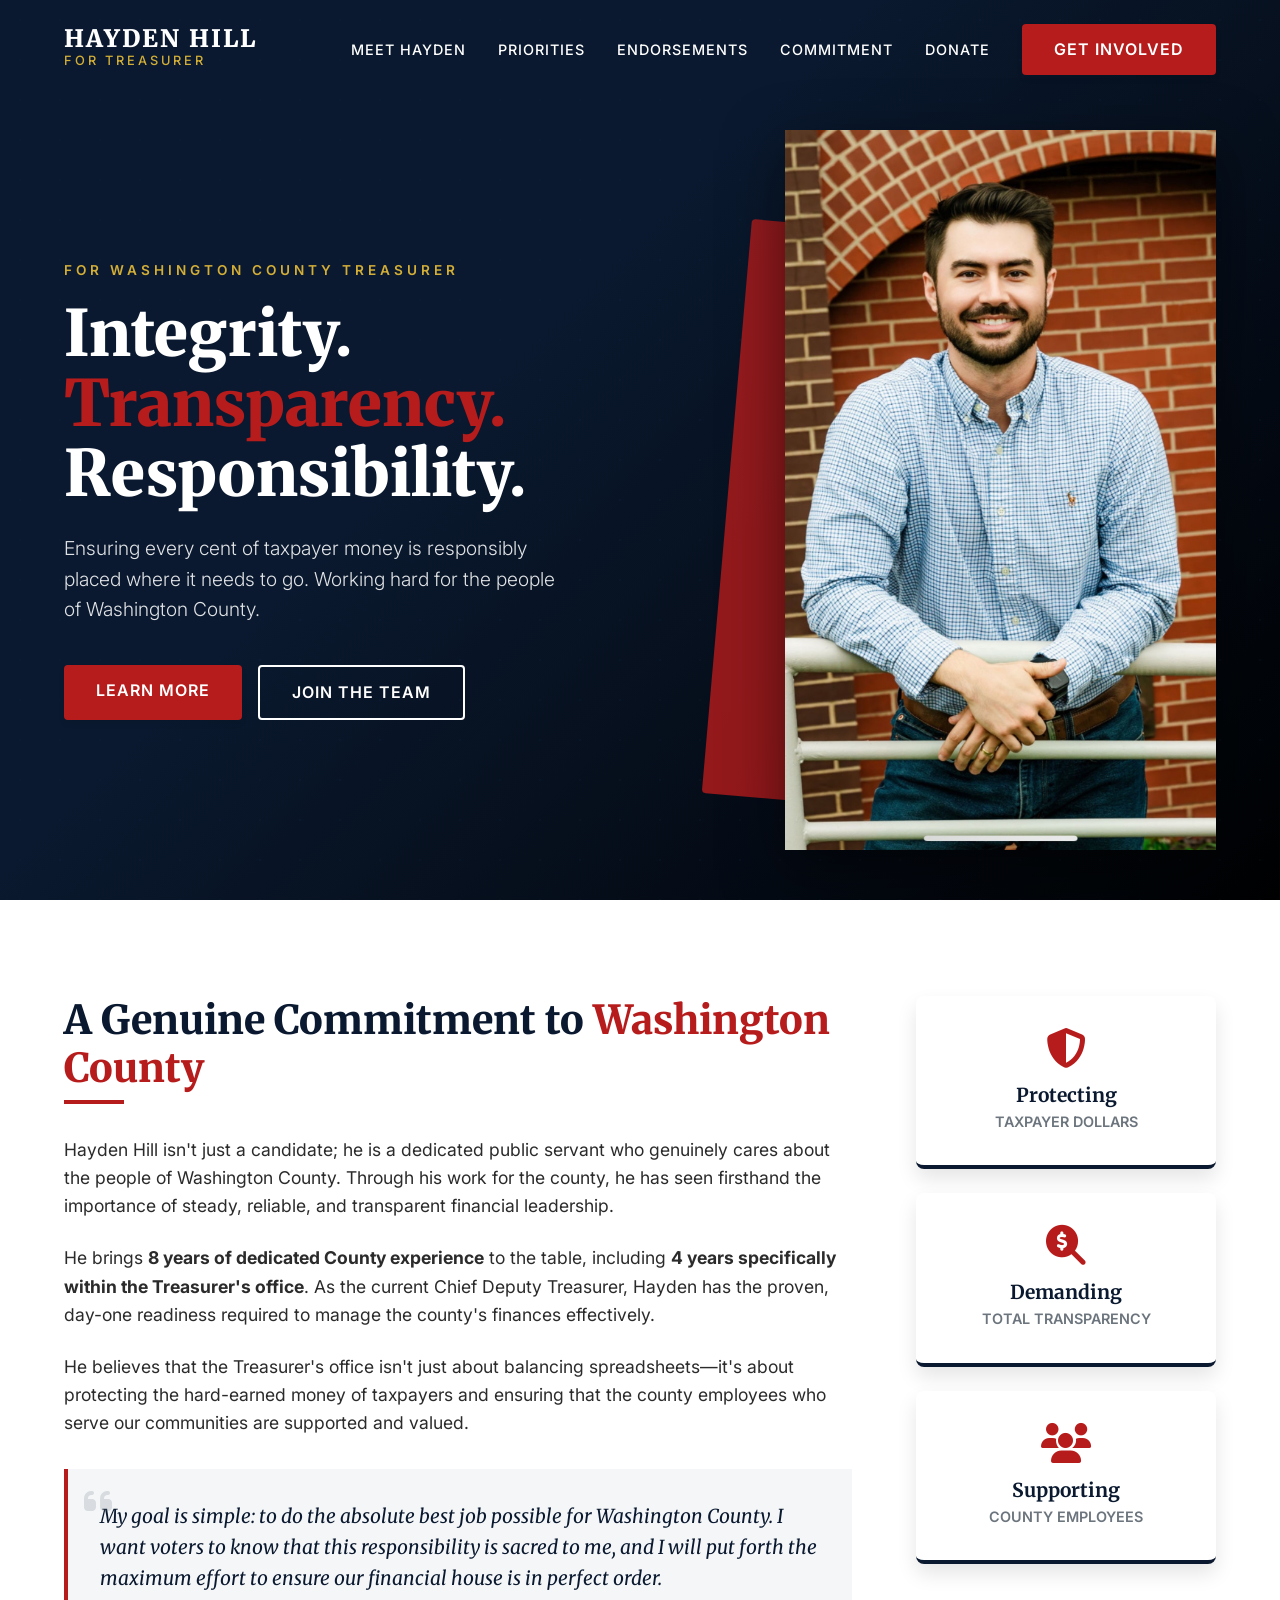
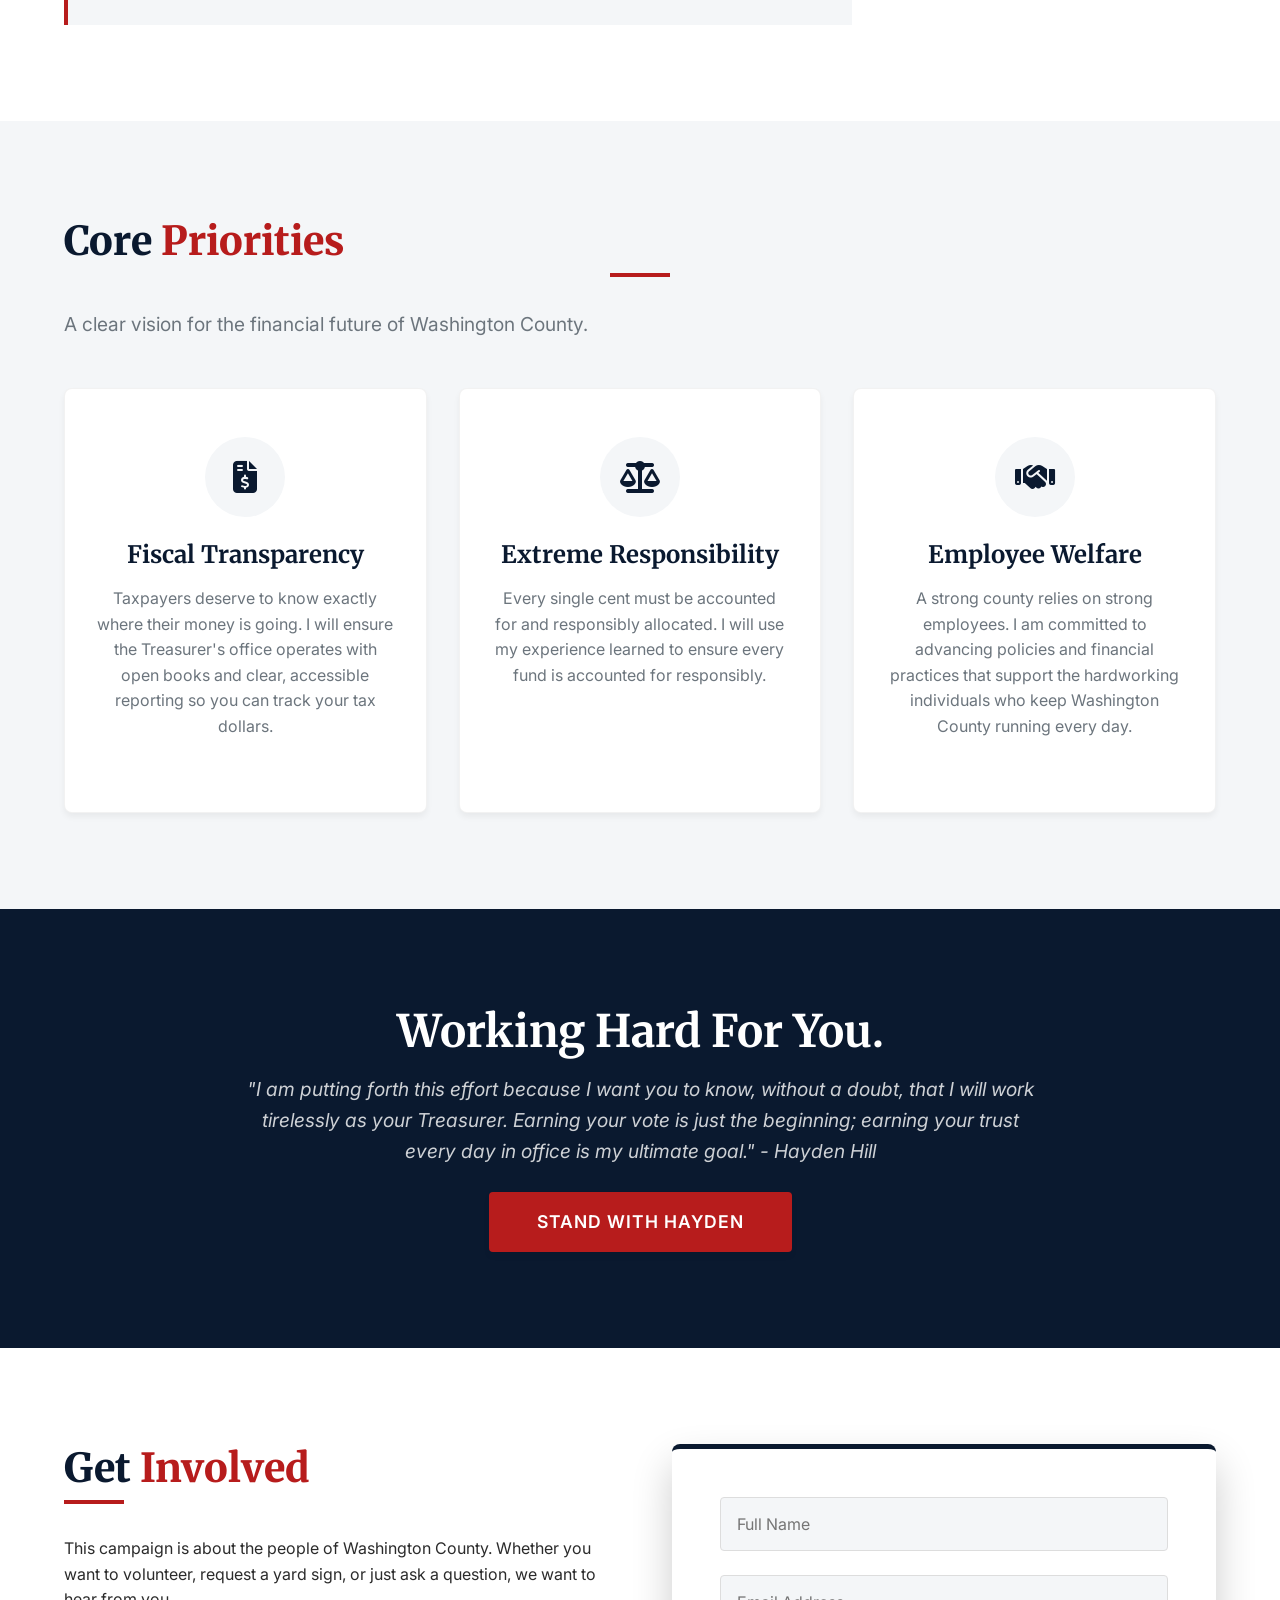
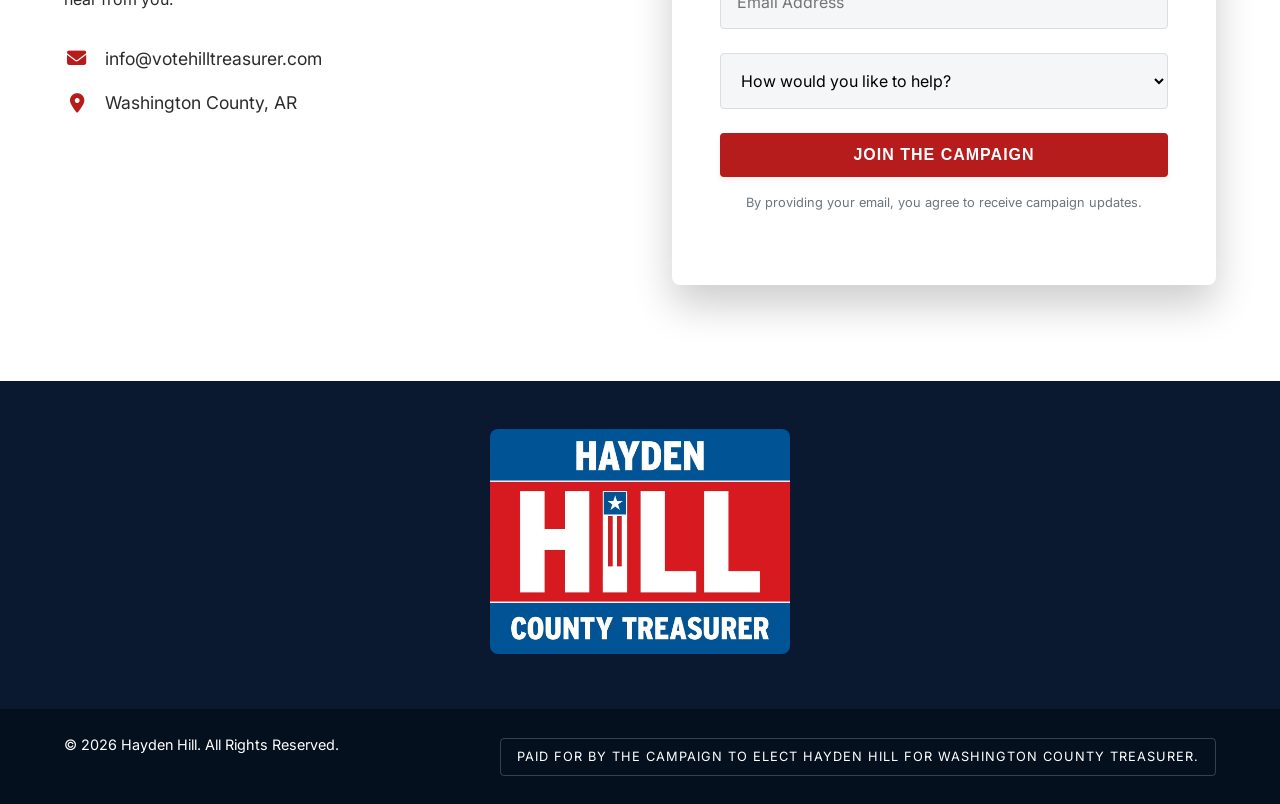
<file: index.html>
<!DOCTYPE html>
<html lang="en">
<head>
    <meta charset="UTF-8">
    <meta name="viewport" content="width=device-width, initial-scale=1.0">
    <title>Hayden Hill | For Washington County Treasurer</title>
    <meta name="description" content="Hayden Hill for Washington County Arkansas Treasurer. Committed to Fiscal Transparency, Employee Welfare, and Taxpayer Responsibility.">
    
    <!-- Google Fonts -->
    <link rel="preconnect" href="https://fonts.googleapis.com">
    <link rel="preconnect" href="https://fonts.gstatic.com" crossorigin>
    <link href="https://fonts.googleapis.com/css2?family=Merriweather:wght@300;400;700;900&family=Inter:wght@300;400;500;600;700&display=swap" rel="stylesheet">
    
    <!-- Font Awesome for Icons -->
    <link rel="stylesheet" href="https://cdnjs.cloudflare.com/ajax/libs/font-awesome/6.4.0/css/all.min.css">
    
    <link rel="stylesheet" href="style.css">
    <!-- Google tag (gtag.js) -->
    <script async src="https://www.googletagmanager.com/gtag/js?id=G-6D9ZH63RLL"></script>
    <script>
      window.dataLayer = window.dataLayer || [];
      function gtag(){dataLayer.push(arguments);}
      gtag('js', new Date());

      gtag('config', 'G-6D9ZH63RLL');
    </script>
</head>
<body>

    <!-- Preloader -->
    <div class="preloader">
        <div class="spinner"></div>
    </div>

    <!-- Navigation -->
    <nav id="navbar">
        <div class="container nav-container">
            <a href="#" class="logo">
                <span class="logo-name">HAYDEN HILL</span>
                <span class="logo-title">FOR TREASURER</span>
            </a>
            <div class="hamburger">
                <i class="fas fa-bars"></i>
            </div>
            <ul class="nav-links">
                <li><a href="#about" class="nav-link">Meet Hayden</a></li>
                <li><a href="#priorities" class="nav-link">Priorities</a></li>
                <li><a href="endorsements.html" class="nav-link">Endorsements</a></li>
                <li><a href="#commitment" class="nav-link">Commitment</a></li>
                <li><a href="donations.html" class="nav-link">Donate</a></li>
                <li><a href="#contact" class="btn btn-primary nav-btn">Get Involved</a></li>
            </ul>
        </div>
    </nav>

    <!-- Hero Section -->
    <header id="hero">
        <div class="hero-overlay"></div>
        <div class="container hero-container">
            <div class="hero-content" data-animate="fade-up">
                <p class="hero-subtitle">FOR WASHINGTON COUNTY TREASURER</p>
                <h1 class="hero-title">Integrity.<br><span class="highlight">Transparency.</span><br>Responsibility.</h1>
                <p class="hero-text">Ensuring every cent of taxpayer money is responsibly placed where it needs to go. Working hard for the people of Washington County.</p>
                <div class="hero-buttons">
                    <a href="#about" class="btn btn-primary">Learn More</a>
                    <a href="#contact" class="btn btn-outline">Join the Team</a>
                </div>
            </div>
            <div class="hero-image-container" data-animate="fade-left">
                <div class="image-accent"></div>
                <img src="HaydenHill.jpg" alt="Hayden Hill" class="hero-image">
            </div>
        </div>
    </header>

    <!-- About Section -->
    <section id="about" class="section">
        <div class="container about-container">
            <div class="about-text" data-animate="fade-right">
                <h2 class="section-title">A Genuine Commitment to <span class="highlight-red">Washington County</span></h2>
                <div class="title-underline"></div>
                <p>Hayden Hill isn't just a candidate; he is a dedicated public servant who genuinely cares about the people of Washington County. Through his work for the county, he has seen firsthand the importance of steady, reliable, and transparent financial leadership.</p>
                <p>He brings <strong>8 years of dedicated County experience</strong> to the table, including <strong>4 years specifically within the Treasurer's office</strong>. As the current Chief Deputy Treasurer, Hayden has the proven, day-one readiness required to manage the county's finances effectively.</p>
                <p>He believes that the Treasurer's office isn't just about balancing spreadsheets—it's about protecting the hard-earned money of taxpayers and ensuring that the county employees who serve our communities are supported and valued.</p>
                <div class="about-quote">
                    <i class="fas fa-quote-left"></i>
                    <blockquote>My goal is simple: to do the absolute best job possible for Washington County. I want voters to know that this responsibility is sacred to me, and I will put forth the maximum effort to ensure our financial house is in perfect order.</blockquote>
                </div>
            </div>
            <div class="about-stats" data-animate="fade-up">
                <div class="stat-box">
                    <i class="fas fa-shield-alt"></i>
                    <h3>Protecting</h3>
                    <p>Taxpayer Dollars</p>
                </div>
                <div class="stat-box">
                    <i class="fas fa-search-dollar"></i>
                    <h3>Demanding</h3>
                    <p>Total Transparency</p>
                </div>
                <div class="stat-box">
                    <i class="fas fa-users"></i>
                    <h3>Supporting</h3>
                    <p>County Employees</p>
                </div>
            </div>
        </div>
    </section>

    <!-- Priorities Section -->
    <section id="priorities" class="section bg-light">
        <div class="container">
            <div class="section-header" data-animate="fade-up">
                <h2 class="section-title">Core <span class="highlight-red">Priorities</span></h2>
                <div class="title-underline center"></div>
                <p class="section-subtitle">A clear vision for the financial future of Washington County.</p>
            </div>
            
            <div class="cards-container">
                <div class="card" data-animate="fade-up" data-delay="0.1s">
                    <div class="card-icon">
                        <i class="fas fa-file-invoice-dollar"></i>
                    </div>
                    <h3>Fiscal Transparency</h3>
                    <p>Taxpayers deserve to know exactly where their money is going. I will ensure the Treasurer's office operates with open books and clear, accessible reporting so you can track your tax dollars.</p>
                </div>
                
                <div class="card" data-animate="fade-up" data-delay="0.2s">
                    <div class="card-icon">
                        <i class="fas fa-balance-scale"></i>
                    </div>
                    <h3>Extreme Responsibility</h3>
                    <p>Every single cent must be accounted for and responsibly allocated. I will use my experience learned to ensure every fund is accounted for responsibly.</p>
                </div>
                
                <div class="card" data-animate="fade-up" data-delay="0.3s">
                    <div class="card-icon">
                        <i class="fas fa-handshake"></i>
                    </div>
                    <h3>Employee Welfare</h3>
                    <p>A strong county relies on strong employees. I am committed to advancing policies and financial practices that support the hardworking individuals who keep Washington County running every day.</p>
                </div>
            </div>
        </div>
    </section>

    <!-- Commitment CTA Section -->
    <section id="commitment" class="section bg-dark">
        <div class="container text-center" data-animate="fade-up">
            <h2 class="title-white">Working Hard For You.</h2>
            <p class="text-white-light max-w-800">"I am putting forth this effort because I want you to know, without a doubt, that I will work tirelessly as your Treasurer. Earning your vote is just the beginning; earning your trust every day in office is my ultimate goal." - Hayden Hill</p>
            <br>
            <a href="#contact" class="btn btn-primary btn-large">Stand With Hayden</a>
        </div>
    </section>

    <!-- Contact/Get Involved Section -->
    <section id="contact" class="section">
        <div class="container contact-container">
            <div class="contact-info" data-animate="fade-right">
                <h2 class="section-title">Get <span class="highlight-red">Involved</span></h2>
                <div class="title-underline"></div>
                <p>This campaign is about the people of Washington County. Whether you want to volunteer, request a yard sign, or just ask a question, we want to hear from you.</p>
                
                <div class="contact-details">
                    <div class="contact-item">
                        <i class="fas fa-envelope"></i>
                        <span>info@votehilltreasurer.com</span>
                    </div>
                    <div class="contact-item">
                        <i class="fas fa-map-marker-alt"></i>
                        <span>Washington County, AR</span>
                    </div>
                </div>
                

            </div>
            
            <div class="contact-form-container" data-animate="fade-left">
                <form class="contact-form">
                    <div class="form-group">
                        <input type="text" id="name" placeholder="Full Name" required>
                    </div>
                    <div class="form-group">
                        <input type="email" id="email" placeholder="Email Address" required>
                    </div>
                    <div class="form-group">
                        <select id="interest" required>
                            <option value="" disabled selected>How would you like to help?</option>
                            <option value="volunteer">I want to volunteer</option>
                            <option value="yardsign">I want a yard sign</option>
                            <option value="updates">Just send me updates</option>
                            <option value="other">Other</option>
                        </select>
                    </div>
                    <button type="submit" class="btn btn-primary btn-block">Join the Campaign</button>
                    <p class="form-disclaimer">By providing your email, you agree to receive campaign updates.</p>
                </form>
            </div>
        </div>
    </section>

    <!-- Footer -->
    <footer>
        <div class="container" style="padding: 3rem 0; text-align: center;">
            <img src="HaydenHillCountyTreasurer.jpg" alt="Hayden Hill County Treasurer Logo" style="max-width: 300px; width: 100%; border-radius: 8px;">
        </div>
        <div class="footer-bottom">
            <div class="container footer-flex">
                <p>&copy; 2026 Hayden Hill. All Rights Reserved.</p>
                <div class="paid-for">
                    Paid for by the campaign to elect Hayden Hill for Washington County Treasurer.
                </div>
            </div>
        </div>
    </footer>

    <script src="script.js"></script>
</body>
</html>
</file>
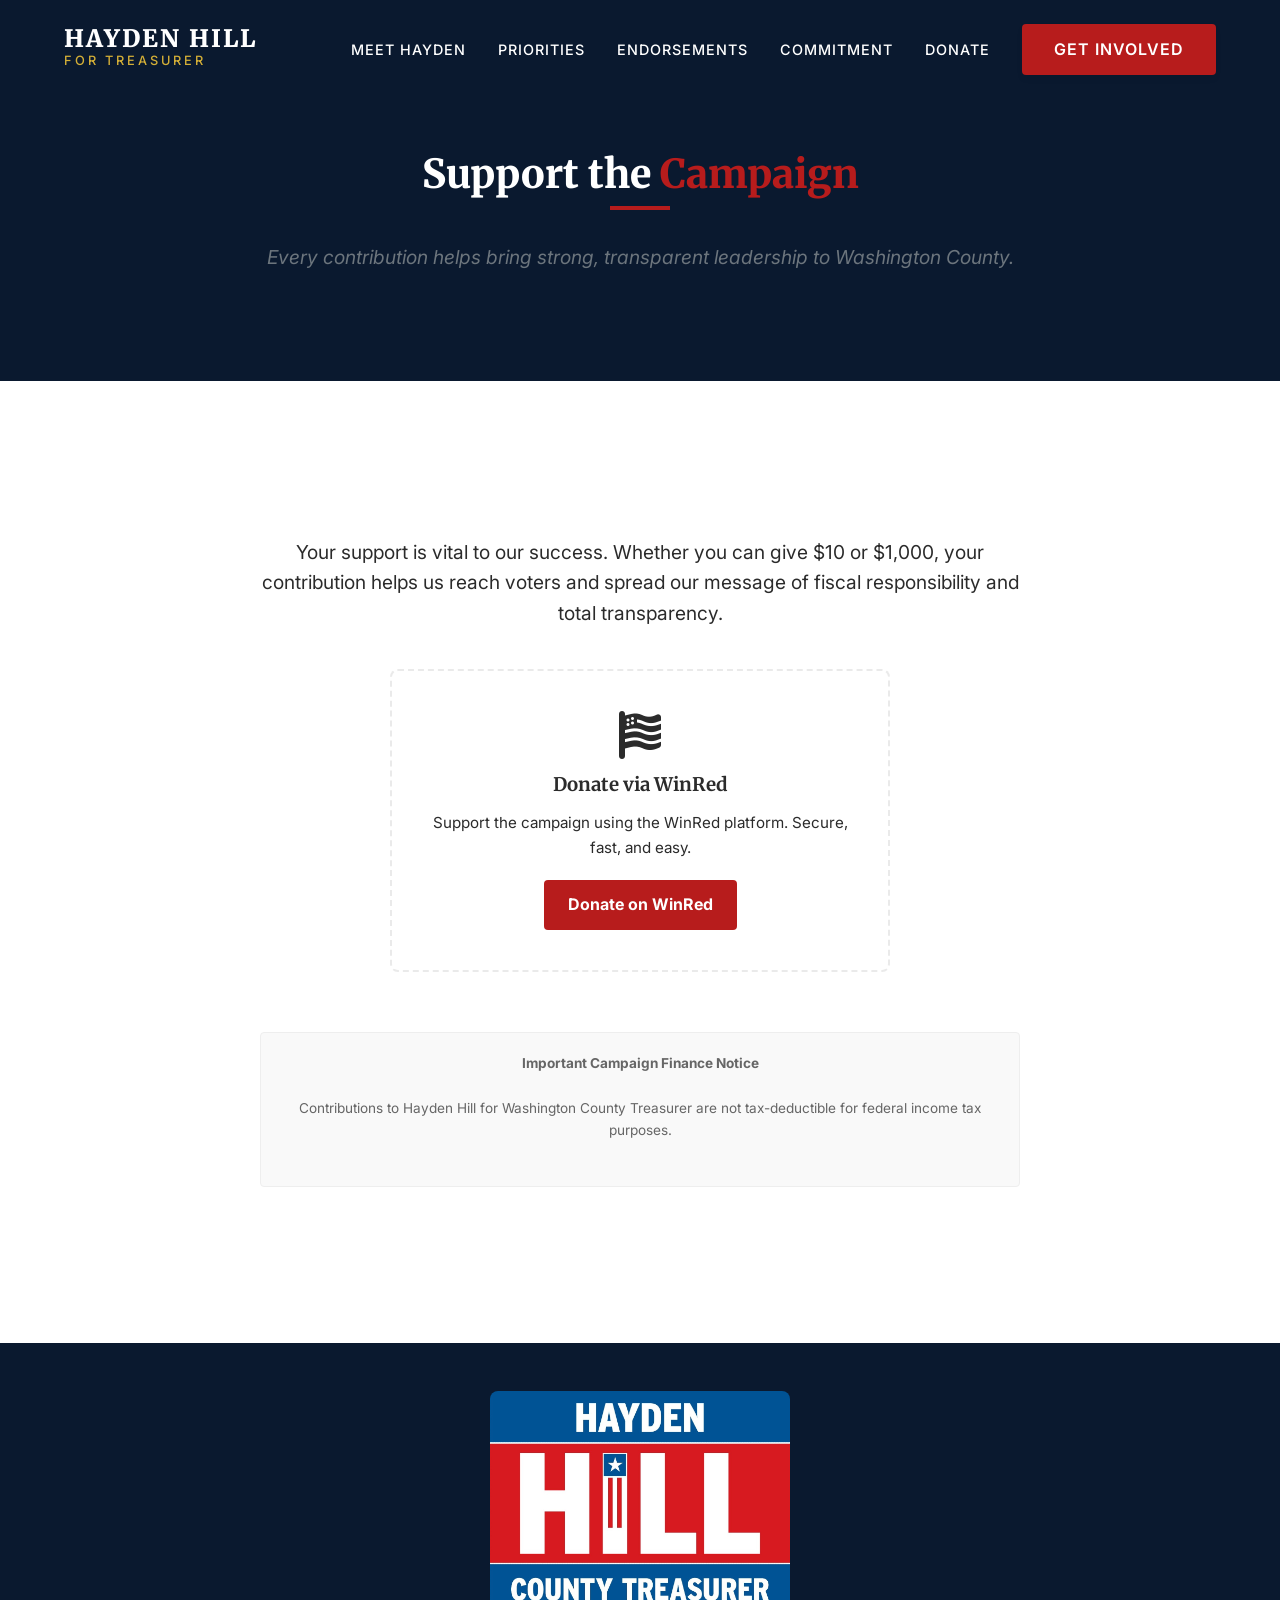
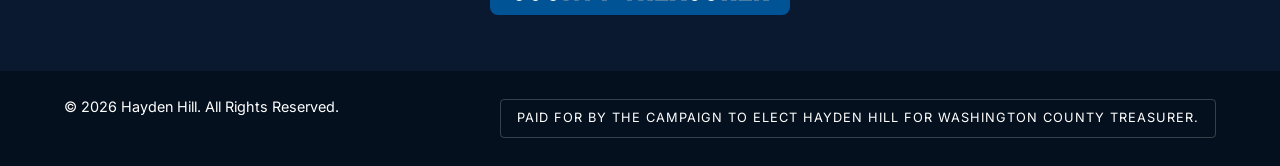
<file: donations.html>
<!DOCTYPE html>
<html lang="en">
<head>
    <meta charset="UTF-8">
    <meta name="viewport" content="width=device-width, initial-scale=1.0">
    <title>Donate | Hayden Hill for Washington County Treasurer</title>
    <meta name="description" content="Support Hayden Hill for Washington County Arkansas Treasurer by making a donation today.">
    
    <!-- Google Fonts -->
    <link rel="preconnect" href="https://fonts.googleapis.com">
    <link rel="preconnect" href="https://fonts.gstatic.com" crossorigin>
    <link href="https://fonts.googleapis.com/css2?family=Merriweather:wght@300;400;700;900&family=Inter:wght@300;400;500;600;700&display=swap" rel="stylesheet">
    
    <!-- Font Awesome for Icons -->
    <link rel="stylesheet" href="https://cdnjs.cloudflare.com/ajax/libs/font-awesome/6.4.0/css/all.min.css">
    
    <link rel="stylesheet" href="style.css">
    <style>
        .donations-header {
            padding: 150px 0 60px;
            background-color: var(--primary-blue);
            color: var(--bg-white);
            text-align: center;
        }
        .donate-container {
            max-width: 800px;
            margin: 0 auto;
            padding: 60px 20px;
            text-align: center;
        }
        .donate-text {
            font-size: 1.2rem;
            margin-bottom: 40px;
            color: var(--text-color);
        }
        .donation-platforms {
            display: flex;
            flex-direction: column;
            gap: 20px;
            margin-bottom: 50px;
        }
        @media (min-width: 768px) {
            .donation-platforms {
                flex-direction: row;
                justify-content: center;
            }
        }
        .platform-card {
            background: var(--bg-white);
            border: 2px dashed #eaeaea;
            border-radius: 8px;
            padding: 40px 30px;
            max-width: 500px;
            margin: 0 auto;
            transition: border-color 0.3s;
        }
        .platform-card:hover {
            border-color: var(--primary-color);
        }
        .platform-card i {
            color: var(--primary-color);
            margin-bottom: 15px;
        }
        .platform-card h3 {
            margin-bottom: 15px;
            color: var(--secondary-color);
        }
        .platform-card p {
            font-size: 0.95rem;
            color: var(--gray-dark);
            margin-bottom: 20px;
        }
        .btn-donate {
            background-color: var(--primary-red);
            color: var(--bg-white);
            padding: 12px 24px;
            border-radius: 4px;
            text-decoration: none;
            display: inline-block;
            font-weight: bold;
            transition: background-color 0.3s;
        }
        .btn-donate:hover {
            background-color: #a81c1c;
        }
        .irs-disclaimer {
            margin-top: 60px;
            padding: 20px;
            background-color: #f9f9f9;
            border: 1px solid #eee;
            font-size: 0.85rem;
            color: #666;
            text-align: center;
            border-radius: 4px;
        }
    </style>
    <!-- Google tag (gtag.js) -->
    <script async src="https://www.googletagmanager.com/gtag/js?id=G-6D9ZH63RLL"></script>
    <script>
      window.dataLayer = window.dataLayer || [];
      function gtag(){dataLayer.push(arguments);}
      gtag('js', new Date());

      gtag('config', 'G-6D9ZH63RLL');
    </script>
</head>
<body>

    <!-- Preloader -->
    <div class="preloader">
        <div class="spinner"></div>
    </div>

    <!-- Navigation -->
    <nav id="navbar" class="scrolled">
        <div class="container nav-container">
            <a href="index.html" class="logo">
                <span class="logo-name">HAYDEN HILL</span>
                <span class="logo-title">FOR TREASURER</span>
            </a>
            <div class="hamburger">
                <i class="fas fa-bars"></i>
            </div>
            <ul class="nav-links">
                <li><a href="index.html#about" class="nav-link">Meet Hayden</a></li>
                <li><a href="index.html#priorities" class="nav-link">Priorities</a></li>
                <li><a href="endorsements.html" class="nav-link">Endorsements</a></li>
                <li><a href="index.html#commitment" class="nav-link">Commitment</a></li>
                <li><a href="donations.html" class="nav-link">Donate</a></li>
                <li><a href="index.html#contact" class="btn btn-primary nav-btn">Get Involved</a></li>
            </ul>
        </div>
    </nav>

    <!-- Header Section -->
    <header class="donations-header">
        <div class="container">
            <h1 class="section-title title-white">Support the <span class="highlight-red">Campaign</span></h1>
            <div class="title-underline center"></div>
            <p class="section-subtitle text-white-light">Every contribution helps bring strong, transparent leadership to Washington County.</p>
        </div>
    </header>

    <!-- Donation Section -->
    <section class="section">
        <div class="container donate-container">
            <p class="donate-text">
                Your support is vital to our success. Whether you can give $10 or $1,000, your contribution helps us reach voters and spread our message of fiscal responsibility and total transparency.
            </p>

            <div class="donation-platforms">
                <!-- WinRed Platform -->
                <div class="platform-card">
                    <i class="fas fa-flag-usa fa-3x"></i>
                    <h3>Donate via WinRed</h3>
                    <p>Support the campaign using the WinRed platform. Secure, fast, and easy.</p>
                    <a href="https://secure.winred.com/hill-for-treasurer-campaign/donate-today" class="btn-donate" target="_blank" rel="noopener noreferrer">Donate on WinRed</a>
                </div>
            </div>

            <!-- Required Legal Disclaimer -->
            <div class="irs-disclaimer">
                <p><strong>Important Campaign Finance Notice</strong></p>
                <p>Contributions to Hayden Hill for Washington County Treasurer are not tax-deductible for federal income tax purposes.</p>
            </div>
        </div>
    </section>

    <!-- Footer -->
    <footer>
        <div class="container" style="padding: 3rem 0; text-align: center;">
            <img src="HaydenHillCountyTreasurer.jpg" alt="Hayden Hill County Treasurer Logo" style="max-width: 300px; width: 100%; border-radius: 8px;">
        </div>
        <div class="footer-bottom">
            <div class="container footer-flex">
                <p>&copy; 2026 Hayden Hill. All Rights Reserved.</p>
                <div class="paid-for">
                    Paid for by the campaign to elect Hayden Hill for Washington County Treasurer.
                </div>
            </div>
        </div>
    </footer>

    <script src="script.js"></script>
</body>
</html>
</file>
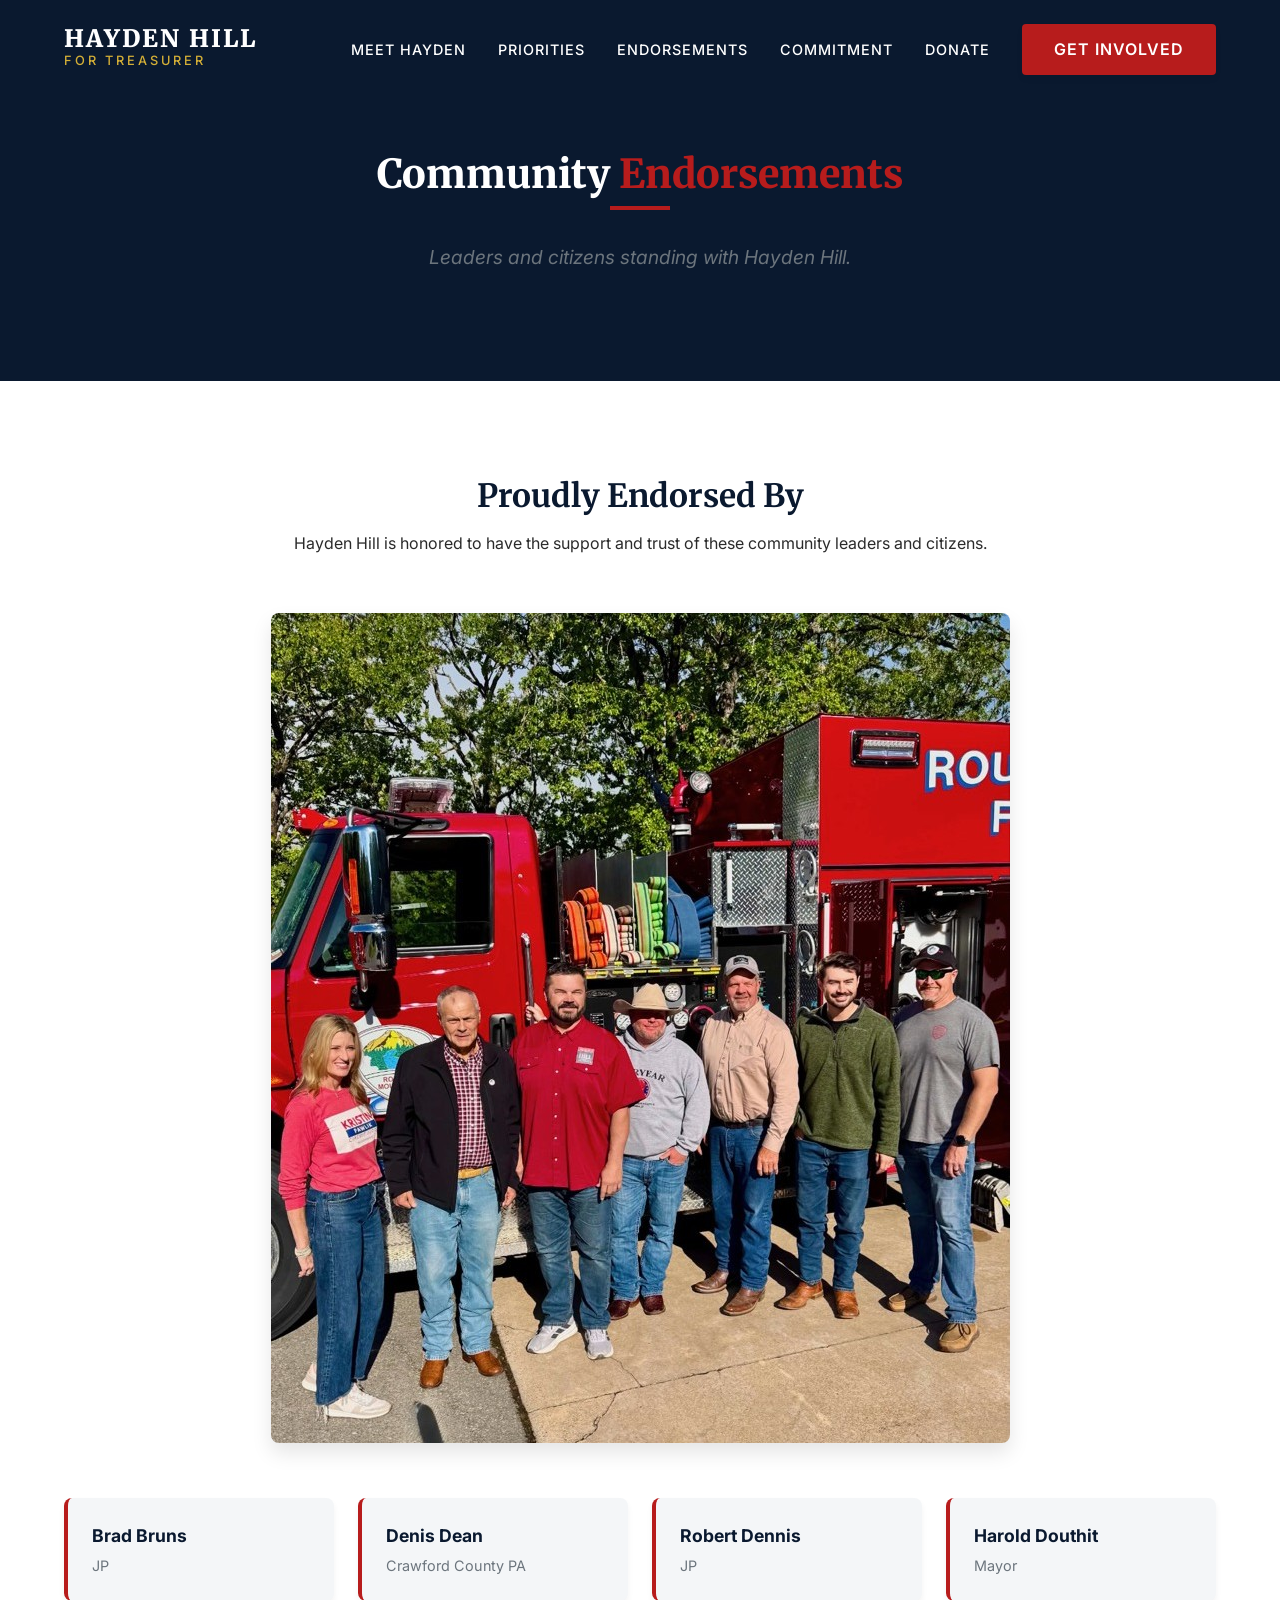
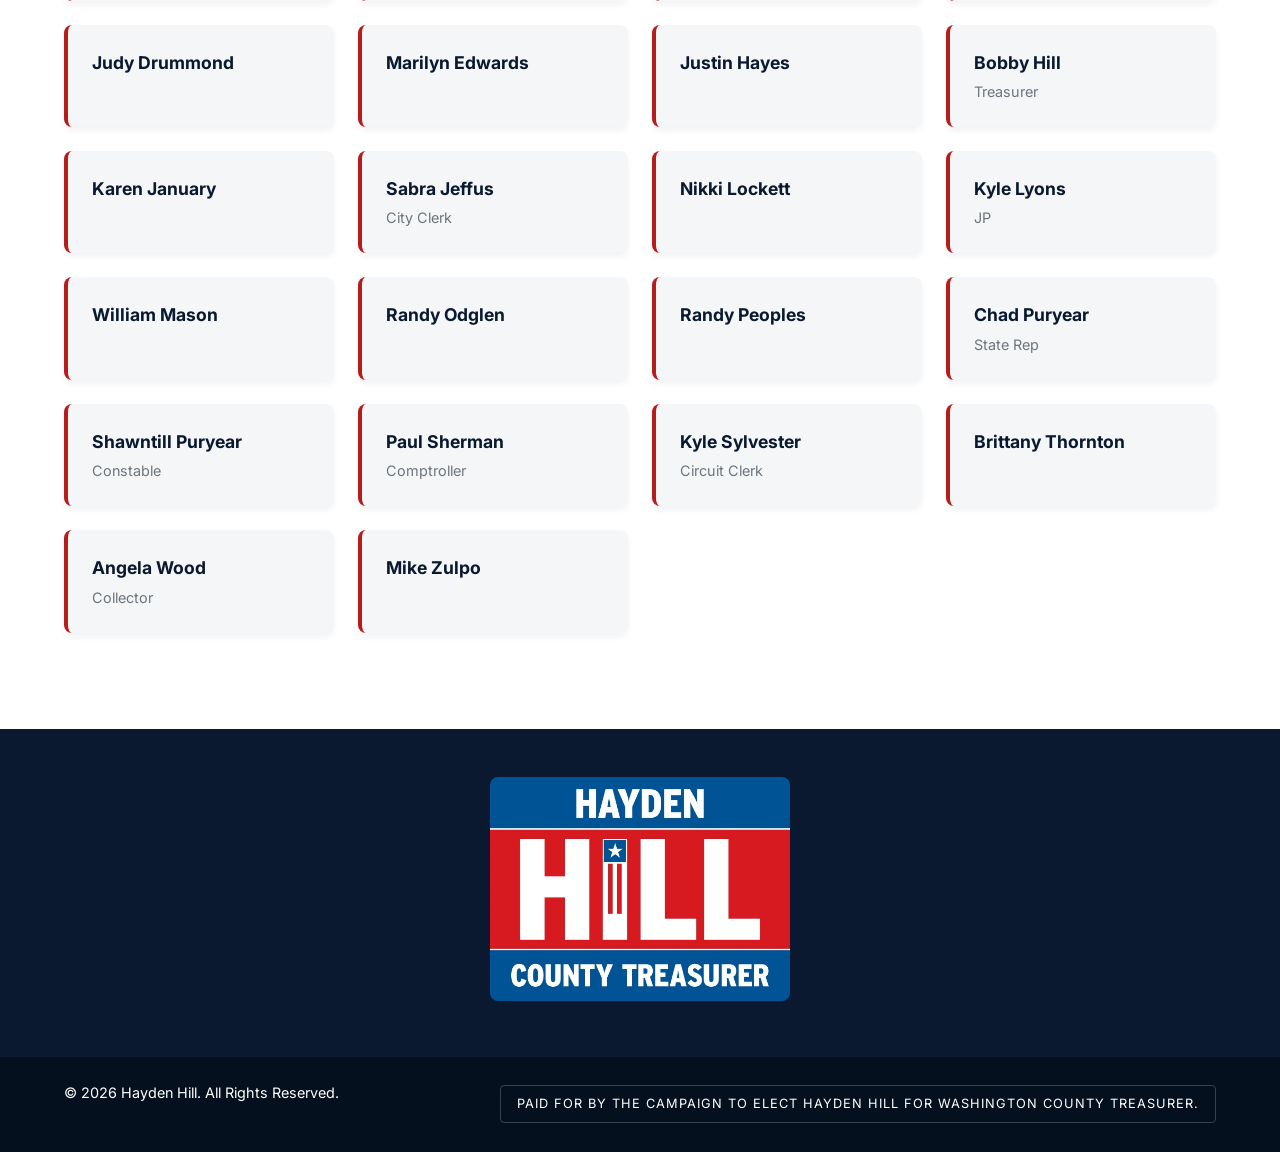
<file: endorsements.html>
<!DOCTYPE html>
<html lang="en">
<head>
    <meta charset="UTF-8">
    <meta name="viewport" content="width=device-width, initial-scale=1.0">
    <title>Endorsements | Hayden Hill for Washington County Treasurer</title>
    <meta name="description" content="Endorsements for Hayden Hill for Washington County Arkansas Treasurer.">
    
    <!-- Google Fonts -->
    <link rel="preconnect" href="https://fonts.googleapis.com">
    <link rel="preconnect" href="https://fonts.gstatic.com" crossorigin>
    <link href="https://fonts.googleapis.com/css2?family=Merriweather:wght@300;400;700;900&family=Inter:wght@300;400;500;600;700&display=swap" rel="stylesheet">
    
    <!-- Font Awesome for Icons -->
    <link rel="stylesheet" href="https://cdnjs.cloudflare.com/ajax/libs/font-awesome/6.4.0/css/all.min.css">
    
    <link rel="stylesheet" href="style.css">
    <style>
        .endorsements-header {
            padding: 150px 0 60px;
            background-color: var(--primary-blue);
            color: var(--bg-white);
            text-align: center;
        }
        .endorsements-placeholder {
            padding: 80px 0;
            text-align: center;
            font-size: 1.2rem;
            color: var(--gray-dark);
            min-height: 40vh;
        }
    </style>
    <!-- Google tag (gtag.js) -->
    <script async src="https://www.googletagmanager.com/gtag/js?id=G-6D9ZH63RLL"></script>
    <script>
      window.dataLayer = window.dataLayer || [];
      function gtag(){dataLayer.push(arguments);}
      gtag('js', new Date());

      gtag('config', 'G-6D9ZH63RLL');
    </script>
</head>
<body>

    <!-- Preloader -->
    <div class="preloader">
        <div class="spinner"></div>
    </div>

    <!-- Navigation -->
    <nav id="navbar" class="scrolled"> <!-- Adding 'scrolled' class to ensure nav has a background by default on secondary pages if style.css handles it -->
        <div class="container nav-container">
            <a href="index.html" class="logo">
                <span class="logo-name">HAYDEN HILL</span>
                <span class="logo-title">FOR TREASURER</span>
            </a>
            <div class="hamburger">
                <i class="fas fa-bars"></i>
            </div>
            <ul class="nav-links">
                <li><a href="index.html#about" class="nav-link">Meet Hayden</a></li>
                <li><a href="index.html#priorities" class="nav-link">Priorities</a></li>
                <li><a href="endorsements.html" class="nav-link">Endorsements</a></li>
                <li><a href="index.html#commitment" class="nav-link">Commitment</a></li>
                <li><a href="donations.html" class="nav-link">Donate</a></li>
                <li><a href="index.html#contact" class="btn btn-primary nav-btn">Get Involved</a></li>
            </ul>
        </div>
    </nav>

    <!-- Header Section -->
    <header class="endorsements-header">
        <div class="container">
            <h1 class="section-title title-white">Community <span class="highlight-red">Endorsements</span></h1>
            <div class="title-underline center"></div>
            <p class="section-subtitle text-white-light">Leaders and citizens standing with Hayden Hill.</p>
        </div>
    </header>

    <!-- Endorsements Section -->
    <section class="section">
        <div class="container">
            <div class="text-center max-w-800" style="margin: 0 auto 3rem auto;">
                <h2 style="font-size: 2rem; color: var(--primary-blue);">Proudly Endorsed By</h2>
                <p>Hayden Hill is honored to have the support and trust of these community leaders and citizens.</p>
                <img src="IMG_5134[1].jpg" alt="Hayden Hill with supporters" style="max-width: 100%; border-radius: 8px; margin-top: 2rem; box-shadow: var(--shadow-md);">
            </div>
            
            <div class="endorsements-grid">
                <div class="endorsement-item">
                    <div class="endorsement-name">Brad Bruns</div>
                    <div class="endorsement-title">JP</div>
                </div>
                <div class="endorsement-item">
                    <div class="endorsement-name">Denis Dean</div>
                    <div class="endorsement-title">Crawford County PA</div>
                </div>
                <div class="endorsement-item">
                    <div class="endorsement-name">Robert Dennis</div>
                    <div class="endorsement-title">JP</div>
                </div>
                <div class="endorsement-item">
                    <div class="endorsement-name">Harold Douthit</div>
                    <div class="endorsement-title">Mayor</div>
                </div>
                <div class="endorsement-item">
                    <div class="endorsement-name">Judy Drummond</div>
                </div>
                <div class="endorsement-item">
                    <div class="endorsement-name">Marilyn Edwards</div>
                </div>
                <div class="endorsement-item">
                    <div class="endorsement-name">Justin Hayes</div>
                </div>
                <div class="endorsement-item">
                    <div class="endorsement-name">Bobby Hill</div>
                    <div class="endorsement-title">Treasurer</div>
                </div>
                <div class="endorsement-item">
                    <div class="endorsement-name">Karen January</div>
                </div>
                <div class="endorsement-item">
                    <div class="endorsement-name">Sabra Jeffus</div>
                    <div class="endorsement-title">City Clerk</div>
                </div>
                <div class="endorsement-item">
                    <div class="endorsement-name">Nikki Lockett</div>
                </div>
                <div class="endorsement-item">
                    <div class="endorsement-name">Kyle Lyons</div>
                    <div class="endorsement-title">JP</div>
                </div>
                <div class="endorsement-item">
                    <div class="endorsement-name">William Mason</div>
                </div>
                <div class="endorsement-item">
                    <div class="endorsement-name">Randy Odglen</div>
                </div>
                <div class="endorsement-item">
                    <div class="endorsement-name">Randy Peoples</div>
                </div>
                <div class="endorsement-item">
                    <div class="endorsement-name">Chad Puryear</div>
                    <div class="endorsement-title">State Rep</div>
                </div>
                <div class="endorsement-item">
                    <div class="endorsement-name">Shawntill Puryear</div>
                    <div class="endorsement-title">Constable</div>
                </div>
                <div class="endorsement-item">
                    <div class="endorsement-name">Paul Sherman</div>
                    <div class="endorsement-title">Comptroller</div>
                </div>
                <div class="endorsement-item">
                    <div class="endorsement-name">Kyle Sylvester</div>
                    <div class="endorsement-title">Circuit Clerk</div>
                </div>
                <div class="endorsement-item">
                    <div class="endorsement-name">Brittany Thornton</div>
                </div>
                <div class="endorsement-item">
                    <div class="endorsement-name">Angela Wood</div>
                    <div class="endorsement-title">Collector</div>
                </div>
                <div class="endorsement-item">
                    <div class="endorsement-name">Mike Zulpo</div>
                </div>
            </div>
        </div>
    </section>

    <!-- Footer -->
    <footer>
        <div class="container" style="padding: 3rem 0; text-align: center;">
            <img src="HaydenHillCountyTreasurer.jpg" alt="Hayden Hill County Treasurer Logo" style="max-width: 300px; width: 100%; border-radius: 8px;">
        </div>
        <div class="footer-bottom">
            <div class="container footer-flex">
                <p>&copy; 2026 Hayden Hill. All Rights Reserved.</p>
                <div class="paid-for">
                    Paid for by the campaign to elect Hayden Hill for Washington County Treasurer.
                </div>
            </div>
        </div>
    </footer>

    <script src="script.js"></script>
</body>
</html>
</file>
<file: style.css>
/* ---- CSS VARIABLES ---- */
:root {
    --primary-blue: #0A192F;
    --primary-blue-light: #153C6E;
    --primary-red: #B71C1C;
    --primary-red-light: #D32F2F;
    --accent-gold: #D4AF37;
    
    --text-dark: #2B2B2B;
    --text-light: #F8F9FA;
    --text-muted: #6C757D;
    
    --bg-white: #FFFFFF;
    --bg-light: #F4F6F8;
    --bg-dark: #0A192F;
    
    --font-heading: 'Merriweather', serif;
    --font-body: 'Inter', sans-serif;
    
    --transition: all 0.3s cubic-bezier(0.25, 0.8, 0.25, 1);
    --shadow-sm: 0 4px 6px rgba(0, 0, 0, 0.05);
    --shadow-md: 0 10px 20px rgba(0, 0, 0, 0.1);
    --shadow-lg: 0 20px 40px rgba(0, 0, 0, 0.2);
}

/* ---- RESET & GLOBAL ---- */
* {
    margin: 0;
    padding: 0;
    box-sizing: border-box;
}

html {
    scroll-behavior: smooth;
    font-size: 16px;
}

body {
    font-family: var(--font-body);
    font-weight: 400;
    color: var(--text-dark);
    line-height: 1.6;
    background-color: var(--bg-white);
    overflow-x: hidden;
}

h1, h2, h3, h4, h5, h6 {
    font-family: var(--font-heading);
    color: var(--primary-blue);
    line-height: 1.2;
    margin-bottom: 1rem;
}

p {
    margin-bottom: 1.5rem;
}

a {
    text-decoration: none;
    color: var(--primary-blue);
    transition: var(--transition);
}

ul {
    list-style: none;
}

/* ---- UTILITIES ---- */
.container {
    width: 90%;
    max-width: 1200px;
    margin: 0 auto;
}

.section {
    padding: 6rem 0;
}

.text-center {
    text-align: center;
}

.bg-light {
    background-color: var(--bg-light);
}

.bg-dark {
    background-color: var(--bg-dark);
    color: var(--text-light);
}

.bg-dark h2 {
    color: var(--text-light);
}

.highlight {
    color: var(--primary-red);
}

.highlight-red {
    color: var(--primary-red);
}

.title-white {
    color: var(--bg-white) !important;
    font-size: 2.8rem;
}

.text-white-light {
    color: rgba(255, 255, 255, 0.8);
    font-size: 1.2rem;
    font-style: italic;
    margin: 0 auto;
}

.max-w-800 {
    max-width: 800px;
}

.section-title {
    font-size: 2.5rem;
    font-weight: 800;
    margin-bottom: 0.5rem;
    position: relative;
    display: inline-block;
}

.section-subtitle {
    font-size: 1.2rem;
    color: var(--text-muted);
    margin-bottom: 3rem;
}

.title-underline {
    height: 4px;
    width: 60px;
    background-color: var(--primary-red);
    margin-bottom: 2rem;
}

.title-underline.center {
    margin: 0 auto 2rem auto;
}

/* ---- BUTTONS ---- */
.btn {
    display: inline-block;
    padding: 0.8rem 2rem;
    border-radius: 4px;
    font-weight: 600;
    font-size: 1rem;
    text-transform: uppercase;
    letter-spacing: 1px;
    cursor: pointer;
    border: none;
    transition: var(--transition);
}

.btn-primary {
    background-color: var(--primary-red);
    color: var(--bg-white);
    box-shadow: var(--shadow-sm);
}

.btn-primary:hover {
    background-color: var(--primary-red-light);
    transform: translateY(-2px);
    box-shadow: var(--shadow-md);
    color: var(--bg-white);
}

.btn-outline {
    background-color: transparent;
    color: var(--bg-white);
    border: 2px solid var(--bg-white);
}

.btn-outline:hover {
    background-color: var(--bg-white);
    color: var(--primary-blue);
}

.btn-large {
    padding: 1rem 3rem;
    font-size: 1.1rem;
}

.btn-block {
    display: block;
    width: 100%;
}

/* ---- PRELOADER ---- */
.preloader {
    position: fixed;
    top: 0;
    left: 0;
    width: 100%;
    height: 100%;
    background-color: var(--bg-white);
    display: flex;
    justify-content: center;
    align-items: center;
    z-index: 9999;
    transition: opacity 0.5s ease;
}

.spinner {
    width: 50px;
    height: 50px;
    border: 5px solid var(--bg-light);
    border-top-color: var(--primary-red);
    border-radius: 50%;
    animation: spin 1s linear infinite;
}

@keyframes spin {
    to { transform: rotate(360deg); }
}

/* ---- NAVIGATION ---- */
nav {
    position: fixed;
    top: 0;
    left: 0;
    width: 100%;
    z-index: 1000;
    padding: 1.5rem 0;
    transition: var(--transition);
}

nav.scrolled {
    background-color: rgba(255, 255, 255, 0.95);
    backdrop-filter: blur(10px);
    padding: 0.8rem 0;
    box-shadow: var(--shadow-sm);
}

.nav-container {
    display: flex;
    justify-content: space-between;
    align-items: center;
}

.logo {
    display: flex;
    flex-direction: column;
    z-index: 1001;
}

.logo-name {
    font-family: var(--font-heading);
    font-weight: 900;
    font-size: 1.5rem;
    color: var(--bg-white);
    letter-spacing: 2px;
    line-height: 1;
    transition: var(--transition);
}

.logo-title {
    font-family: var(--font-body);
    font-size: 0.8rem;
    font-weight: 500;
    color: var(--accent-gold);
    letter-spacing: 3px;
    text-transform: uppercase;
    transition: var(--transition);
}

nav.scrolled .logo-name { color: var(--primary-blue); }
nav.scrolled .logo-title { color: var(--primary-red); }

.nav-links {
    display: flex;
    align-items: center;
    gap: 2rem;
}

.nav-link {
    color: var(--bg-white);
    font-weight: 500;
    text-transform: uppercase;
    font-size: 0.9rem;
    letter-spacing: 1px;
    position: relative;
}

.nav-link::after {
    content: '';
    position: absolute;
    width: 0;
    height: 2px;
    bottom: -5px;
    left: 0;
    background-color: var(--accent-gold);
    transition: var(--transition);
}

.nav-link:hover::after { width: 100%; }

nav.scrolled .nav-link { color: var(--text-dark); }
nav.scrolled .nav-link::after { background-color: var(--primary-red); }
nav.scrolled .nav-link:hover { color: var(--primary-red); }

.hamburger {
    display: none;
    cursor: pointer;
    font-size: 1.5rem;
    color: var(--bg-white);
    z-index: 1001;
}

nav.scrolled .hamburger { color: var(--primary-blue); }

/* ---- HERO SECTION ---- */
#hero {
    height: 100vh;
    min-height: 600px;
    background-color: var(--primary-blue);
    position: relative;
    overflow: hidden;
    display: flex;
    align-items: center;
}

.hero-overlay {
    position: absolute;
    top: 0;
    left: 0;
    width: 100%;
    height: 100%;
    background: linear-gradient(135deg, var(--primary-blue) 40%, #000000 100%);
    opacity: 0.95;
    z-index: 1;
}

/* Subtle background pattern/texture */
.hero-overlay::after {
    content: '';
    position: absolute;
    top: 0;
    left: 0;
    width: 100%;
    height: 100%;
    background-image: radial-gradient(var(--primary-blue-light) 1px, transparent 1px);
    background-size: 40px 40px;
    opacity: 0.1;
}

.hero-container {
    position: relative;
    z-index: 2;
    display: flex;
    align-items: center;
    justify-content: space-between;
    height: 100%;
    padding-top: 80px;
}

.hero-content {
    flex: 1;
    max-width: 600px;
}

.hero-subtitle {
    color: var(--accent-gold);
    font-weight: 600;
    letter-spacing: 4px;
    font-size: 0.85rem;
    margin-bottom: 1rem;
    text-transform: uppercase;
}

.hero-title {
    color: var(--bg-white);
    font-size: 4rem;
    font-weight: 900;
    line-height: 1.1;
    margin-bottom: 1.5rem;
}

.hero-text {
    color: var(--text-light);
    font-size: 1.2rem;
    font-weight: 300;
    margin-bottom: 2.5rem;
    max-width: 500px;
    opacity: 0.9;
}

.hero-buttons {
    display: flex;
    gap: 1rem;
}

.hero-image-container {
    flex: 1;
    display: flex;
    justify-content: flex-end;
    position: relative;
}

.hero-image {
    max-width: 100%;
    height: auto;
    max-height: 80vh;
    object-fit: contain;
    filter: drop-shadow(0 20px 30px rgba(0,0,0,0.5));
    position: relative;
    z-index: 2;
}

.image-accent {
    position: absolute;
    bottom: 5%;
    right: 5%;
    width: 80%;
    height: 80%;
    background-color: var(--primary-red);
    z-index: 1;
    border-radius: 4px;
    transform: rotate(5deg);
    opacity: 0.8;
}

/* ---- ABOUT SECTION & STATS ---- */
.about-container {
    display: flex;
    flex-wrap: wrap;
    align-items: flex-start;
    gap: 4rem;
}

.about-text {
    flex: 1;
    min-width: 300px;
}

.about-text p {
    font-size: 1.1rem;
    color: var(--text-dark);
}

.about-quote {
    margin-top: 2rem;
    padding: 2rem;
    background-color: var(--bg-light);
    border-left: 4px solid var(--primary-red);
    position: relative;
}

.about-quote i {
    position: absolute;
    top: 1rem;
    left: 1rem;
    font-size: 2rem;
    color: var(--text-muted);
    opacity: 0.2;
}

.about-quote blockquote {
    font-family: var(--font-heading);
    font-size: 1.2rem;
    font-style: italic;
    color: var(--primary-blue);
    line-height: 1.6;
}

.about-stats {
    flex: 0 0 300px;
    display: flex;
    flex-direction: column;
    gap: 1.5rem;
}

.stat-box {
    background: var(--bg-white);
    padding: 2rem;
    border-radius: 8px;
    box-shadow: var(--shadow-md);
    text-align: center;
    border-bottom: 4px solid var(--primary-blue);
    transition: var(--transition);
}

.stat-box:hover {
    transform: translateY(-5px);
    box-shadow: var(--shadow-lg);
    border-bottom-color: var(--primary-red);
}

.stat-box i {
    font-size: 2.5rem;
    color: var(--primary-red);
    margin-bottom: 1rem;
}

.stat-box h3 {
    font-size: 1.2rem;
    margin-bottom: 0.2rem;
}

.stat-box p {
    margin: 0;
    color: var(--text-muted);
    font-size: 0.9rem;
    text-transform: uppercase;
    font-weight: 600;
}

/* ---- PRIORITIES SECTION ---- */
.cards-container {
    display: grid;
    grid-template-columns: repeat(auto-fit, minmax(300px, 1fr));
    gap: 2rem;
}

.card {
    background-color: var(--bg-white);
    padding: 3rem 2rem;
    border-radius: 8px;
    box-shadow: var(--shadow-sm);
    text-align: center;
    transition: var(--transition);
    border: 1px solid rgba(0,0,0,0.05);
}

.card:hover {
    transform: translateY(-10px);
    box-shadow: var(--shadow-lg);
}

.card-icon {
    width: 80px;
    height: 80px;
    background-color: var(--bg-light);
    border-radius: 50%;
    display: flex;
    justify-content: center;
    align-items: center;
    margin: 0 auto 1.5rem auto;
    transition: var(--transition);
}

.card:hover .card-icon {
    background-color: var(--primary-blue);
}

.card-icon i {
    font-size: 2rem;
    color: var(--primary-blue);
    transition: var(--transition);
}

.card:hover .card-icon i {
    color: var(--bg-white);
}

.card h3 {
    font-size: 1.5rem;
    margin-bottom: 1rem;
}

.card p {
    color: var(--text-muted);
}

/* ---- CONTACT SECTION ---- */
.contact-container {
    display: flex;
    flex-wrap: wrap;
    gap: 4rem;
}

.contact-info, .contact-form-container {
    flex: 1;
    min-width: 300px;
}

.contact-details {
    margin: 2rem 0;
}

.contact-item {
    display: flex;
    align-items: center;
    gap: 1rem;
    margin-bottom: 1rem;
    font-size: 1.1rem;
    color: var(--text-dark);
}

.contact-item i {
    color: var(--primary-red);
    font-size: 1.2rem;
    width: 25px;
    text-align: center;
}

.social-links {
    display: flex;
    gap: 1rem;
    margin-top: 2rem;
}

.social-icon {
    display: flex;
    align-items: center;
    justify-content: center;
    width: 45px;
    height: 45px;
    background-color: var(--bg-light);
    color: var(--primary-blue);
    border-radius: 50%;
    font-size: 1.2rem;
    transition: var(--transition);
}

.social-icon:hover {
    background-color: var(--primary-red);
    color: var(--bg-white);
    transform: translateY(-3px);
}

/* FORM */
.contact-form {
    background-color: var(--bg-white);
    padding: 3rem;
    border-radius: 8px;
    box-shadow: var(--shadow-lg);
    border-top: 5px solid var(--primary-blue);
}

.form-group {
    margin-bottom: 1.5rem;
}

.form-group input, 
.form-group select {
    width: 100%;
    padding: 1rem;
    border: 1px solid #ddd;
    border-radius: 4px;
    font-family: var(--font-body);
    font-size: 1rem;
    transition: var(--transition);
    background-color: var(--bg-light);
}

.form-group input:focus,
.form-group select:focus {
    outline: none;
    border-color: var(--primary-blue);
    background-color: var(--bg-white);
    box-shadow: 0 0 0 3px rgba(10, 25, 47, 0.1);
}

.form-disclaimer {
    margin-top: 1rem;
    font-size: 0.8rem;
    color: var(--text-muted);
    text-align: center;
}

/* ---- FOOTER ---- */
footer {
    background-color: var(--primary-blue);
    color: var(--bg-white);
}

.footer-bottom {
    background-color: #05101E;
    padding: 1.5rem 0;
    font-size: 0.9rem;
}

.footer-flex {
    display: flex;
    justify-content: space-between;
    align-items: center;
    flex-wrap: wrap;
    gap: 1rem;
}

.paid-for {
    border: 1px solid rgba(255,255,255,0.2);
    padding: 0.5rem 1rem;
    border-radius: 4px;
    font-size: 0.8rem;
    letter-spacing: 1px;
    text-transform: uppercase;
}

/* ---- ANIMATIONS ---- */
[data-animate] {
    opacity: 0;
    transition: all 0.8s cubic-bezier(0.25, 0.8, 0.25, 1);
}

[data-animate="fade-up"] { transform: translateY(50px); }
[data-animate="fade-left"] { transform: translateX(50px); }
[data-animate="fade-right"] { transform: translateX(-50px); }

[data-animate].is-visible {
    opacity: 1;
    transform: translate(0);
}

/* ---- ENDORSEMENTS ---- */
.endorsements-grid {
    display: grid;
    grid-template-columns: repeat(auto-fill, minmax(250px, 1fr));
    gap: 1.5rem;
    margin-top: 2rem;
}

.endorsement-item {
    background-color: var(--bg-light);
    padding: 1.5rem;
    border-radius: 8px;
    border-left: 4px solid var(--primary-red);
    box-shadow: var(--shadow-sm);
    transition: var(--transition);
}

.endorsement-item:hover {
    transform: translateY(-3px);
    box-shadow: var(--shadow-md);
    background-color: var(--bg-white);
}

.endorsement-name {
    font-weight: 700;
    color: var(--primary-blue);
    font-size: 1.1rem;
    margin-bottom: 0.2rem;
}

.endorsement-title {
    font-size: 0.9rem;
    color: var(--text-muted);
}

/* ---- RESPONSIVE DESIGN ---- */
@media (max-width: 992px) {
    #hero {
        height: auto;
        min-height: 100vh;
    }
    
    .hero-title { font-size: 3rem; }
    .hero-container {
        flex-direction: column-reverse; /* Usually for mobile text on bottom, but we have text on top */
        padding-top: 220px; /* Increased further to keep picture away from top gold text */
        padding-bottom: 10rem; /* Increased padding to push buttons further away from white transition */
        text-align: center;
    }
    
    .hero-content {
        margin-top: 2rem;
        display: flex;
        flex-direction: column;
        align-items: center;
    }
    
    .hero-buttons {
        justify-content: center;
    }
    
    .image-accent { display: none; }
    
    .hero-image-container {
        justify-content: center;
        max-height: 40vh;
    }
}

@media (max-width: 768px) {
    .hamburger { display: block; }
    
    .nav-links {
        position: fixed;
        top: 0;
        right: -100%;
        height: 100vh;
        width: 250px;
        background-color: var(--primary-blue);
        flex-direction: column;
        padding-top: 80px;
        transition: 0.4s;
        box-shadow: -5px 0 15px rgba(0,0,0,0.2);
    }
    
    .nav-links.active { right: 0; }
    
    .nav-link { color: var(--bg-white) !important; }
    
    .about-stats {
        flex: 1 1 100%;
        flex-direction: row;
        flex-wrap: wrap;
    }
    
    .stat-box { flex: 1 1 200px; padding: 1.5rem; }
    
    .hero-title { font-size: 2.2rem; }
    .hero-text { font-size: 1rem; margin-bottom: 2rem; }
    
    .section-title { font-size: 2rem; }
    .section-subtitle { margin-bottom: 2rem; }
    
    .about-container, .contact-container { gap: 2.5rem; }
    
    .cards-container { grid-template-columns: 1fr; }
    
    .footer-flex {
        flex-direction: column;
        text-align: center;
    }
}

@media (max-width: 480px) {
    .section { padding: 4rem 0; }
    .hero-buttons {
        flex-direction: column;
        width: 100%;
    }
    .hero-buttons .btn { width: 100%; text-align: center; margin-bottom: 1rem; }
    .contact-form { padding: 1.5rem; }
}
</file>
